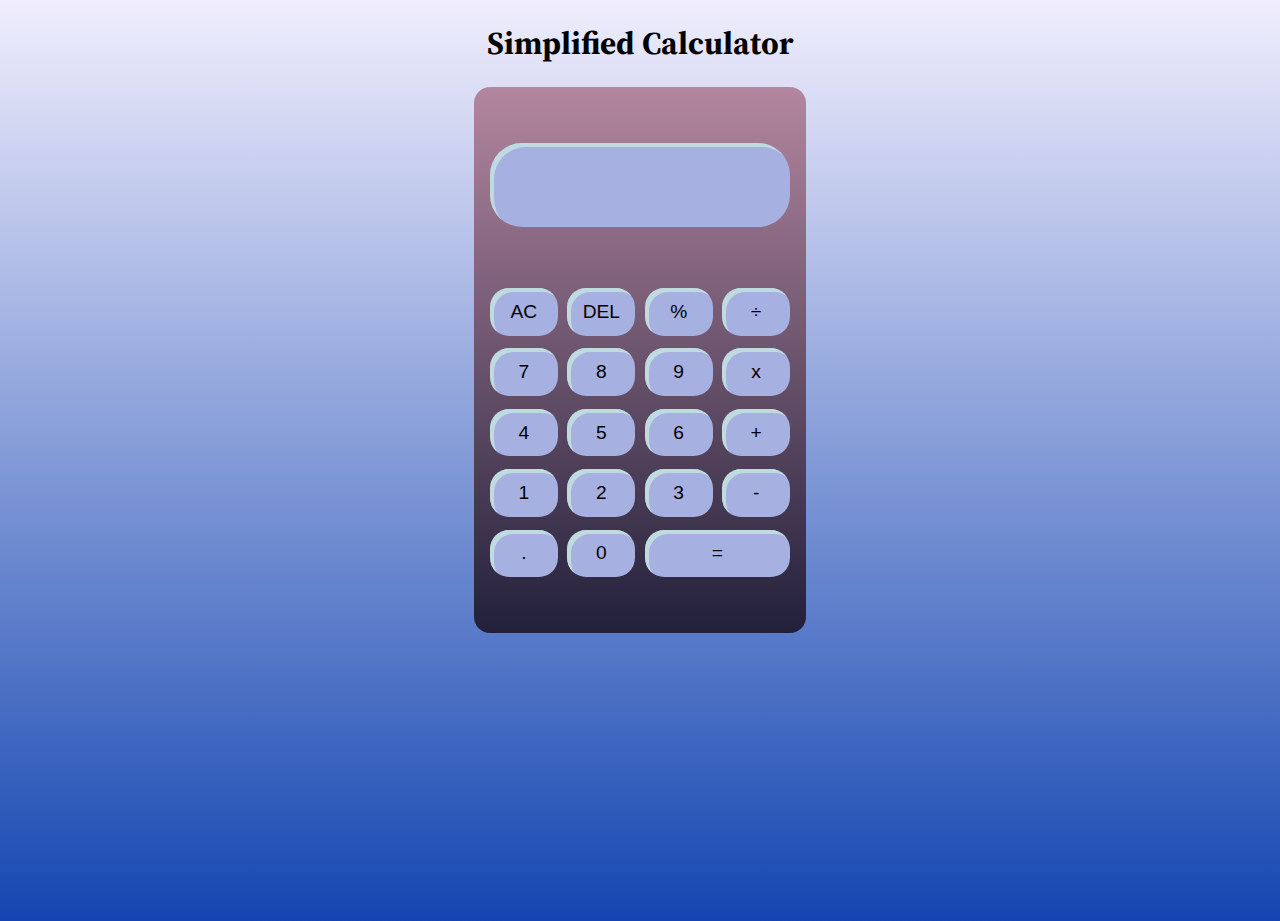
<file: Calculator/index.html>
<!DOCTYPE html>
<html lang="en">

<head>
    <meta charset="UTF-8">
    <meta http-equiv="X-UA-Compatible" content="IE=edge">
    <meta name="viewport" content="width=device-width, initial-scale=1.0">
    <title>CalCme - A Calculator by me</title>
    <link rel="stylesheet" href="style.css">
</head>

<body>
    <h1>Simplified Calculator</h1>
    <div class="outer">
        <div class="output">
            <div data-operator> </div>
            <div data-current-operand> </div>
        </div>
        <button class="btn" data-clr>AC</button>
        <button class="btn" data-del>DEL</button>
        <button class="btn" data-operator>%</button>
        <button class="btn" data-operator>÷</button>
        <button class="btn" data-number>7</button>
        <button class="btn" data-number>8</button>
        <button class="btn" data-number>9</button>
        <button class="btn" data-operator>x</button>
        <button class="btn" data-number>4</button>
        <button class="btn" data-number>5</button>
        <button class="btn" data-number>6</button>
        <button class="btn" data-operator>+</button>
        <button class="btn" data-number>1</button>
        <button class="btn" data-number>2</button>
        <button class="btn" data-number>3</button>
        <button class="btn" data-operator>-</button>
        <button class="btn" data-number>.</button>
        <button class="btn" data-number>0</button>
        <button class="btn equalto" data-equalto>=</button>
    </div>
    <script src="script.js"></script>
</body>

</html>
</file>
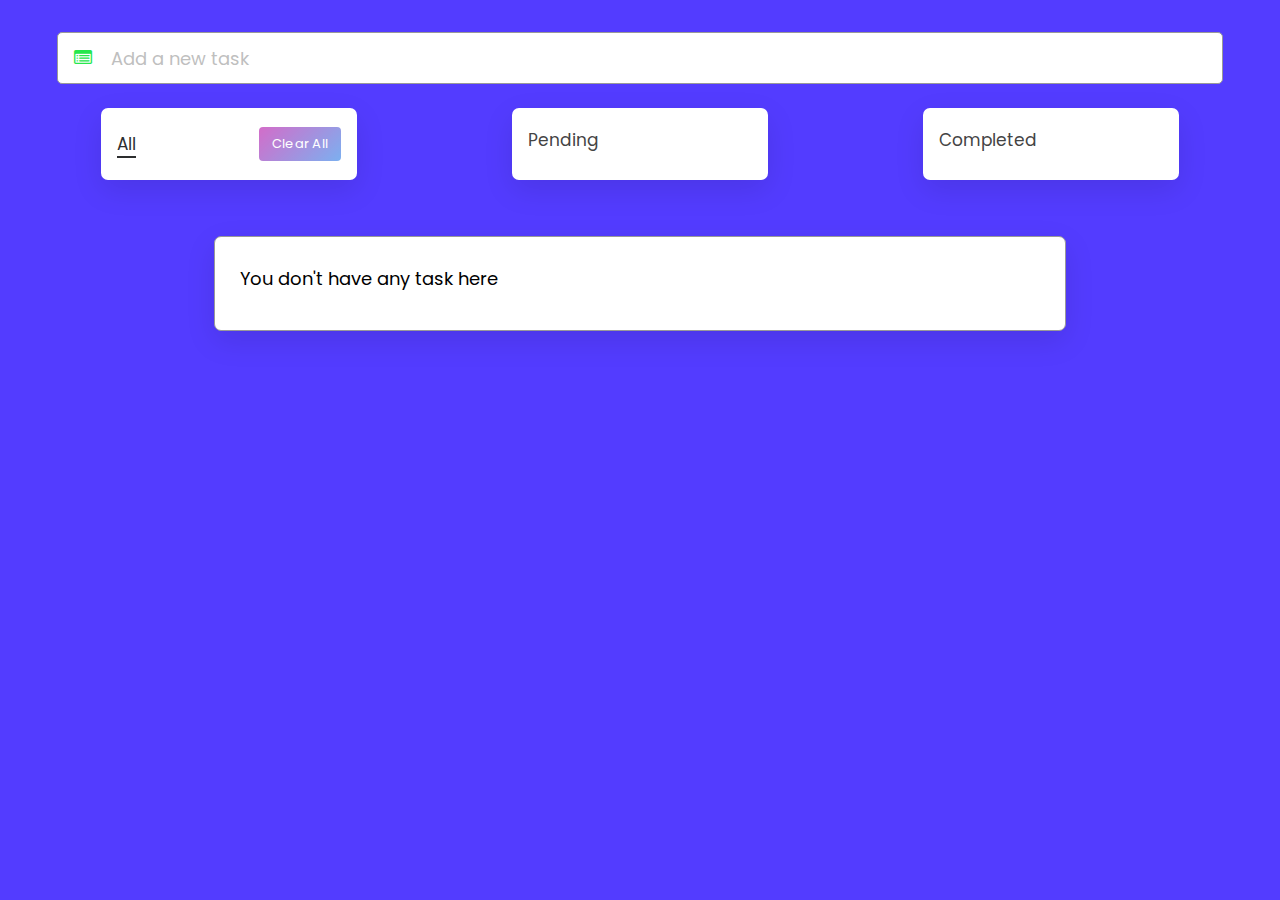
<file: To Do List/index.html>
<!DOCTYPE html>
<html lang="en" dir="ltr">

<head>
    <meta charset="utf-8">
    <title>Todo List </title>
    <link rel="stylesheet" href="style.css">
    <meta name="viewport" content="width=device-width, initial-scale=1.0">
    <link rel="stylesheet" href="https://cdnjs.cloudflare.com/ajax/libs/font-awesome/4.7.0/css/font-awesome.min.css">
    <link rel="stylesheet" href="https://unicons.iconscout.com/release/v4.0.0/css/line.css">
</head>

<body>
    <div class="container">
        <div class="task-input">
            <i class="fa fa-list-alt" aria-hidden="true"></i>
            <input type="text" placeholder="Add a new task">
        </div>
        <div class="outer">
            <div class="wrapper">
                <div class="controls">
                    <div class="filters">
                        <span class="active" id="all">All</span>
                    </div>
                    <button class="clear-btn">Clear All</button>
                </div>
            </div>
            <div class="wrapper">
                <div class="controls">
                    <div class="filters">
                        <span id="pending">Pending</span>
                    </div>
                </div>
            </div>
            <div class="wrapper">
                <div class="controls">
                    <div class="filters">
                        <span id="completed">Completed</span>
                    </div>
                </div>
            </div>
        </div>
        <div class="tasks">
            <ul class="task-box"></ul>
        </div>
    </div>

    <script src="script.js"></script>

</body>

</html>
</file>
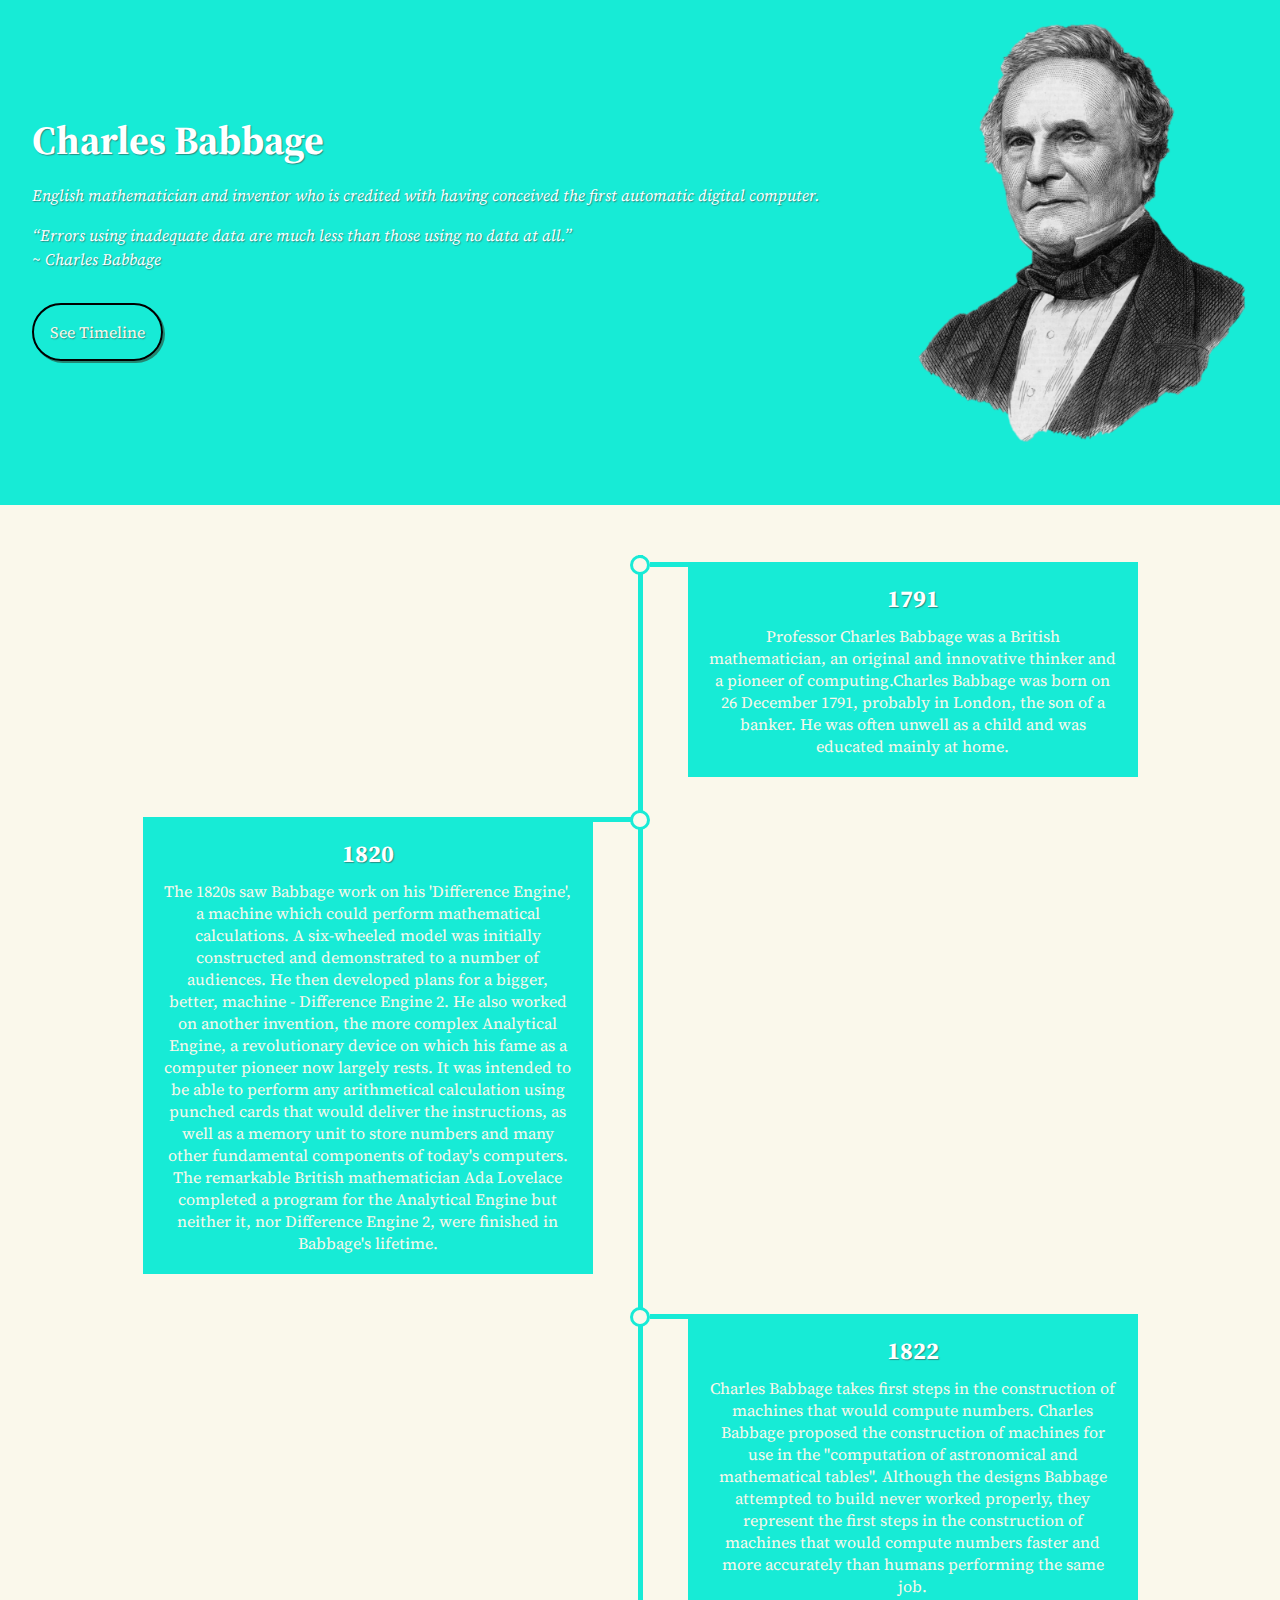
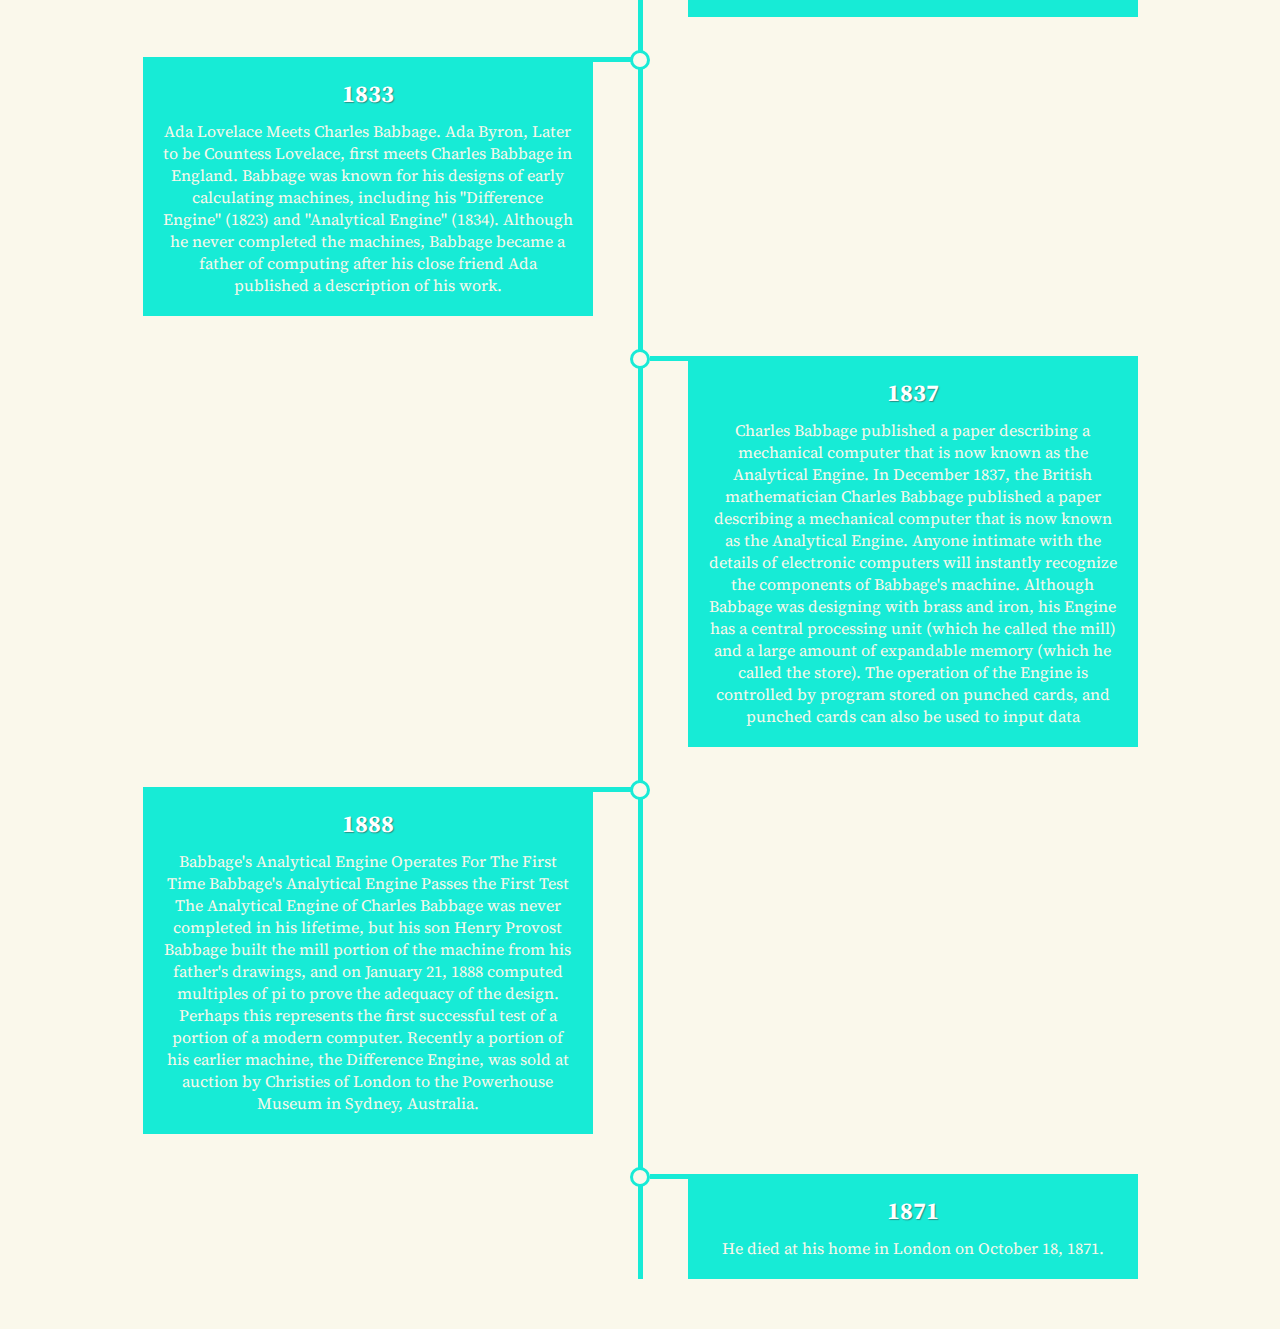
<file: Tribute Page/index.html>
<!DOCTYPE html>
<html lang="en">

<head>
    <meta charset="UTF-8">
    <meta http-equiv="X-UA-Compatible" content="IE=edge">
    <meta name="viewport" content="width=device-width, initial-scale=1.0">
    <title>Tribute to Charles Babbage</title>
    <link rel="stylesheet" href="style.css">

</head>

<body>
    <section class="container">
        <div class="description">
            <h1 class="heading">Charles Babbage</h1>
            <p>English mathematician and inventor who is credited with having conceived the first automatic digital computer.</p>
            <p><q>Errors using inadequate data are much less than those using no data at all.</q><br>
            <span>~ Charles Babbage</span></p>
            <div class="btn"><a href="#timeline" >See Timeline</a></div>
        </div>
        <div class="image"><img src="CoverImage.png">
        </div>
    </section>
    <section class="timeline" id="timeline">

        <ul>
            <li>
                <div class="content">
                    <h2>
                        <time>1791</time>
                    </h2>
                    <p>Professor Charles Babbage was a British mathematician, an original and innovative thinker and a pioneer of computing.Charles Babbage was born on 26 December 1791, probably in London, the son of a banker. He was often unwell as a child
                    and was educated mainly at home.</p>
                </div>
            </li>
            <li>
                <div class="content">
                    <h2>
                        <time>1820</time>
                    </h2>
                    <p>The 1820s saw Babbage work on his 'Difference Engine', a machine which could perform mathematical calculations. A
                    six-wheeled model was initially constructed and demonstrated to a number of audiences. He then developed plans for a
                    bigger, better, machine - Difference Engine 2. He also worked on another invention, the more complex Analytical Engine,
                    a revolutionary device on which his fame as a computer pioneer now largely rests. It was intended to be able to perform
                    any arithmetical calculation using punched cards that would deliver the instructions, as well as a memory unit to store
                    numbers and many other fundamental components of today's computers. The remarkable British mathematician Ada Lovelace
                    completed a program for the Analytical Engine but neither it, nor Difference Engine 2, were finished in Babbage's
                    lifetime.</p>
                </div>
            </li>
            <li>
                <div class="content">
                    <h2>
                        <time>1822</time>
                    </h2>
                    <p>Charles Babbage takes first steps in the construction of machines that would compute numbers. Charles Babbage proposed the construction of machines for use in the "computation of astronomical and mathematical
                    tables". Although the designs Babbage attempted to build never worked properly, they represent the first steps in the
                    construction of machines that would compute numbers faster and more accurately than humans performing the same job.</p>
                </div>
            </li>
            <li>
                <div class="content">
                    <h2>
                        <time>1833</time>
                    </h2>
                    <p>Ada Lovelace Meets Charles Babbage.
                    Ada Byron, Later to be Countess Lovelace, first meets Charles Babbage in England. Babbage was known for his designs of
                    early calculating machines, including his "Difference Engine" (1823) and "Analytical Engine" (1834). Although he never
                    completed the machines, Babbage became a father of computing after his close friend Ada published a description of his
                    work.</p>
                </div>
            </li>
            <li>
                <div class="content">
                    <h2>
                        <time>1837</time>
                    </h2>
                    <p>Charles Babbage published a paper describing a mechanical computer that is now known as the Analytical Engine.
                    In December 1837, the British mathematician Charles Babbage published a paper describing a mechanical computer that is
                    now known as the Analytical Engine. Anyone intimate with the details of electronic computers will instantly recognize
                    the components of Babbage's machine. Although Babbage was designing with brass and iron, his Engine has a central
                    processing unit (which he called the mill) and a large amount of expandable memory (which he called the store). The
                    operation of the Engine is controlled by program stored on punched cards, and punched cards can also be used to input
                    data</p>
                </div>
            </li>
            <li>
                <div class="content">
                    <h2>
                        <time>1888</time>
                    </h2>
                    <p>Babbage's Analytical Engine Operates For The First Time
                    Babbage's Analytical Engine Passes the First Test
                    The Analytical Engine of Charles Babbage was never completed in his lifetime, but his son Henry Provost Babbage built
                    the mill portion of the machine from his father's drawings, and on January 21, 1888 computed multiples of pi to prove
                    the adequacy of the design. Perhaps this represents the first successful test of a portion of a modern computer.
                    Recently a portion of his earlier machine, the Difference Engine, was sold at auction by Christies of London to the
                    Powerhouse Museum in Sydney, Australia.</p>
                </div>
            </li>
            <li>
                <div class="content">
                    <h2>
                        <time>1871</time>
                    </h2>
                    <p>He died at his home in London on October 18, 1871.</p>
                </div>
            </li>
        </ul>
    </section>
</body>
</html>
</file>
<file: Calculator/style.css>
@import url('https://fonts.googleapis.com/css2?family=Source+Serif+Pro:wght@300;400&display=swap');

body{
    margin: 0;
    padding: 0;
    box-sizing: border-box;
    font-family: 'Source Serif Pro', serif;
    height: 100vh;
    width: 100vw;
    background: linear-gradient(#f0eefd,rgb(20, 70, 177));
    text-align: center; 
    align-items: center;
}

.outer{
    display: grid;
    max-width: 300px;
    min-height: 450px;
    align-content: center;
    margin: auto;
    grid-template-columns: repeat(4, 1fr);
    gap: .8rem .6rem;
    background:linear-gradient(#B4869F,#22203a);
    padding: 3rem 1rem;
    border-radius: 1rem;
    color: rgb(79, 72, 72);

}
.equalto{
    grid-column: span 2;
}
.btn , .output{
    font-size: 1.2rem;
    padding: 0.8rem 0.2rem;
    border-radius: 1.2rem;
    box-shadow: inset 4px 4px rgba(200, 235, 223, 0.733);
    background-color: #A6B1E1;
    border: none;
}
.outer .output{
    grid-column: 1 / span 4;
    margin-bottom: 3rem;
    padding: 1.4rem;
    border-radius: 2rem;


}
.output {
    height: 2.5rem;
    display: grid;
    text-align: right;
    font-size: 2rem;
}
.output div:last-child{
    grid-column:4 / span 3 ;
    overflow: hidden;
}
.output div:first-child{
    text-align: left;
}
.btn{
    cursor:pointer;
}
.btn:active{
    transform : scale(0.92);
    transition: transform 100ms ease;
}
@media only screen and (max-width:400px) {
    body{
        font-size: 10px;
    }
    .outer{
        max-width: 70%;

    }
    
}
</file>
<file: To Do List/style.css>
@import url('https://fonts.googleapis.com/css2?family=Poppins:wght@400;500;600;700&display=swap');

* {
    margin: 0;
    padding: 0;
    box-sizing: border-box;
    font-family: 'Poppins', sans-serif;
}

body {
    width: 100%;
    height: 100vh;
    overflow: auto;
    background:  #533cff;
}

::selection {
    color: #fff;
    background: #533cff;
}
.container{
    height: 100vh;
    padding: 2rem;
    max-width: 100vw;
}
.wrapper {
    max-width: 20rem;
    min-width: 16rem;
    padding: 1.2rem 0;
    margin: 1.5rem auto;
    background: #fff;
    border-radius: 7px;
    box-shadow: 0 10px 30px rgba(0, 0, 0, 0.1);
}

.task-input {
    height: 52px;
    padding: 0 25px;
    position: relative;
}

.task-input i {
    color: #26e74d;
    display: inline;
    top: 50%;
    position:absolute;
    transform:translate(17px,-50%);
    font-size: large;
}

.task-input input {
    height: 100%;
    width: 100%;
    outline: none;
    font-size: 18px;
    border-radius: 5px;
    padding: 0 20px 0 53px;
    border: 1px solid #999;
}

.task-input input:focus,
.task-input input.active {
    padding-left: 52px;
    border: 2px solid #26e74d;
}

.task-input input::placeholder {
    color: #bfbfbf;
}

.controls,
li {
    display: flex;
    align-items: center;
    justify-content: space-between;
}


.controls {
    padding: 0 1rem;

}
.outer{
    display: grid;
    grid-template-columns: 1fr 1fr 1fr  ;
    gap:1rem
}

.filters span {
    margin: 0 8px;
    font-size: 17px;
    color: #444444;
    cursor: pointer;
    transition: all 200ms ease-out;
}

.filters span:first-child {
    margin-left: 0;
}

.filters span.active {
    color: #2d2e2f;
    border-bottom: 2px solid #2d2e2f;
}
.controls .clear-btn {
    border: none;
    opacity: 0.6;
    outline: none;
    color: #fff;
    cursor: pointer;
    font-size: 13px;
    padding: 7px 13px;
    border-radius: 4px;
    letter-spacing: 0.3px;
    pointer-events: none;
    transition: transform 0.25s ease;
    background: linear-gradient(135deg, #b60ca6 0%, #267ce7 100%);
}

.clear-btn.active {
    opacity: 0.9;
    pointer-events: auto;
}

.clear-btn:active {
    transform: scale(0.93);
}
.tasks{
        width: 70%;
        outline: none;
        font-size: 18px;
        border-radius: 5px;
        padding: 0 20px 0 53px;
        border: 1px solid #999;
        padding: 28px 0 ;
        margin: 2rem auto;
        background: #fff;
        border-radius: 7px;
        box-shadow: 0 10px 30px rgba(0, 0, 0, 0.1);
}
.task-box {
    margin-right: 5px;
    padding: 0 20px 10px 25px;
}

.task-box.overflow {
    overflow-y: auto;
    max-height: 300px;
}

.task-box::-webkit-scrollbar {
    width: 5px;
}

.task-box::-webkit-scrollbar-track {
    background: #f1f1f1;
    border-radius: 25px;
}

.task-box::-webkit-scrollbar-thumb {
    background: #e6e6e6;
    border-radius: 25px;
}

.task-box .task {
    list-style: none;
    font-size: 17px;
    margin-bottom: 18px;
    padding-bottom: 16px;
    align-items: flex-start;
    border-bottom: 1px solid #ccc;
}

.task-box .task:last-child {
    margin-bottom: 0;
    border-bottom: 0;
    padding-bottom: 0;
}

.task-box .task label {
    display: flex;
    align-items: flex-start;
}

.task label input {
    margin-top: 7px;
    accent-color: #3cfcff;
}

.task label p {
    user-select: none;
    margin-left: 12px;
    word-wrap: break-word;
}

.task label p.checked {
    text-decoration: line-through;
}

.task-box .settings {
    position: relative;
}

.settings :where(i, li) {
    cursor: pointer;
}

.settings .task-menu {
    z-index: 10;
    right: -5px;
    bottom: -65px;
    padding: 5px 0;
    background: #fff;
    position: absolute;
    border-radius: 4px;
    transform: scale(0);
    transform-origin: top right;
    box-shadow: 0 0 6px rgba(0, 0, 0, 0.15);
    transition: transform 0.2s ease;
}

.task-box .task:last-child .task-menu {
    bottom: 0;
    transform-origin: bottom right;
}

.task-box .task:first-child .task-menu {
    bottom: -65px;
    transform-origin: top right;
}

.task-menu.show {
    transform: scale(1);
}

.task-menu li {
    height: 25px;
    font-size: 16px;
    margin-bottom: 2px;
    padding: 17px 15px;
    cursor: pointer;
    justify-content: flex-start;
}

.task-menu li:last-child {
    margin-bottom: 0;
}

.settings li:hover {
    background: #f5f5f5;
}

.settings li i {
    padding-right: 8px;
}
@media (max-width: 900px){
    body{
        font-size: 12px;
    }
        .wrapper {
            min-width: 12rem;
        }
}
@media (max-width: 650px){
    body{
        font-size: 10px;
    }
    .wrapper{
    min-width: 9rem;
}
.outer{
    gap:0.5rem
}
}
@media (max-width: 515px) {
    body {
        padding: 0 10px;
        font-size: 10px;
    }
    .outer{
        grid-template-columns: 1fr;
    }
    .wrapper {
        padding: 20px 0;
        min-width: 15rem;
        margin: 0.5rem auto;
    }

    .filters span {
        margin: 0 ;
    }

    .task-input {
        padding: 0;
        width: 90%;
        margin: 0 auto;
    }

    .controls {
        padding: 18px 20px;
    }
    .tasks{

        width: 90%;
    }
    .task-box {
        margin-top: 20px;
        margin-right: 5px;
        padding: 0 15px 10px 20px;
    }

    .task label input {
        margin-top: 4px;
    }
}
</file>
<file: Tribute Page/style.css>
@import url('https://fonts.googleapis.com/css2?family=Lato:ital,wght@0,300;0,400;0,700;1,300;1,400&family=Source+Serif+Pro:wght@300;400&display=swap');
*,*::before,
*::after{
    box-sizing: border-box;
    scroll-behavior: smooth;
    margin: 0;
    padding: 0;
    -webkit-box-sizing: border-box;
    -moz-box-sizing: border-box;
    font-family: 'Source Serif Pro', serif;
}
.container{
    display: flex;
    justify-content: space-between;
    align-items: center;
    background-color: rgb(23, 235, 214);
    color:#fff

}
img{
    max-width: 500px;
    max-height: 500px;
}
.description{
    text-shadow: 1px 1px 1px rgba(56, 56, 56, 0.5);
    padding: 2rem;
}
.description h1{
    font-size: 2.5rem;
}
.description p{
    font-weight: 400;
    font-style: italic;
    line-height: 1.5rem;
    margin: 1rem auto;
}
.btn{
    padding: 1rem;
    border: 2px solid black;
    margin: 2rem 0;
    width: fit-content;
    border-radius: 2rem;
    box-shadow: 2px 2px #2d4b37a1;
}
.btn:hover{
    background-color: rgb(23, 235, 214);
}
.btn:active{
    transform: scale(0.9);
    transition: transform 500ms ease-in;
}
.btn a{
    text-decoration: none;
    color:#faf8eb
}

.timeline {
    color: #faf8eb;
}

.timeline h1,
.timeline ul li .content h2 {
    text-shadow: 1px 1px 1px rgba(56, 56, 56, 0.5);
}


.timeline ul {
    background: #faf8eb;
    padding: 50px 0;
}

.timeline ul li {
    background: rgb(23, 235, 214);
    position: relative;
    margin: 0 auto;
    width: 5px;
    padding-bottom: 40px;
    list-style-type: none;
}

.timeline ul li:last-child {
    padding-bottom: 7px;
}

.timeline ul li:before {
    content: '';
    background: #faf8eb;
    position: absolute;
    left: 50%;
    top: 0;
    transform: translateX(-50%);
    -webkit-transform: translateX(-50%);
    width: 20px;
    height: 20px;
    border: 3px solid rgb(23, 235, 214);
    -webkit-border-radius: 50%;
    -moz-border-radius: 50%;
    border-radius: 50%;
}

.timeline ul li .content {
    background: rgb(23, 235, 214);
    position: relative;
    top: 7px;
    width: 450px;
    padding: 20px;
}

.timeline ul li .content h2 {
    color: #fff;
    padding-bottom: 10px;
    text-align: center;
}

.timeline ul li .content p {
    text-align: center;
}

.timeline ul li .content:before {
    content: '';
    background: rgb(23, 235, 214);
    position: absolute;
    top: 0px;
    width: 38px;
    height: 5px;
}

.timeline ul li:nth-child(odd) .content {
    left: 50px;
    background: rgb(23, 235, 214);
    /* background: -webkit-linear-gradient(-45deg, #56bc83, #67cc8e);
    background: linear-gradient(-45deg, #56bc83, #67cc8e); */
}

.timeline ul li:nth-child(odd) .content:before {
    left: -38px;
}

.timeline ul li:nth-child(even) .content {
    left: calc(-450px - 45px);
    background: rgb(23, 235, 214);
    /* background: -webkit-linear-gradient(45deg, #56bc83, #67cc8e);
    background: linear-gradient(45deg, #56bc83, #67cc8e); */
}

.timeline ul li:nth-child(even) .content:before {
    right: -38px;
}


@media screen and (max-width: 1020px) {
    .timeline ul li .content {
        width: 41vw;
    }

    .timeline ul li:nth-child(even) .content {
        left: calc(-41vw - 45px);
    }
}

@media screen and (max-width: 700px) {
    .container{
        flex-direction: column;
    }
    .container :last-child{
        order: 1;
        flex-shrink: 2;
    }
    .container :first-child{
        order: 2;
    }
    .timeline ul li {
        margin-left: 20px;
    }

    .timeline ul li .content {
        width: calc(100vw - 100px);
    }

    .timeline ul li .content h2 {
        text-align: initial;
    }

    .timeline ul li:nth-child(even) .content {
        left: 45px;
        background: rgb(23, 235, 214);
        background: -webkit-linear-gradient(-45deg, #56bc83, #67cc8e);
        background: linear-gradient(-45deg, #56bc83, #67cc8e);
    }

    .timeline ul li:nth-child(even) .content:before {
        left: -33px;
    }
}@media screen and (max-width:440px){
    img{
        max-width: 350px;
        max-height: 350px;
    }
}
</file>
